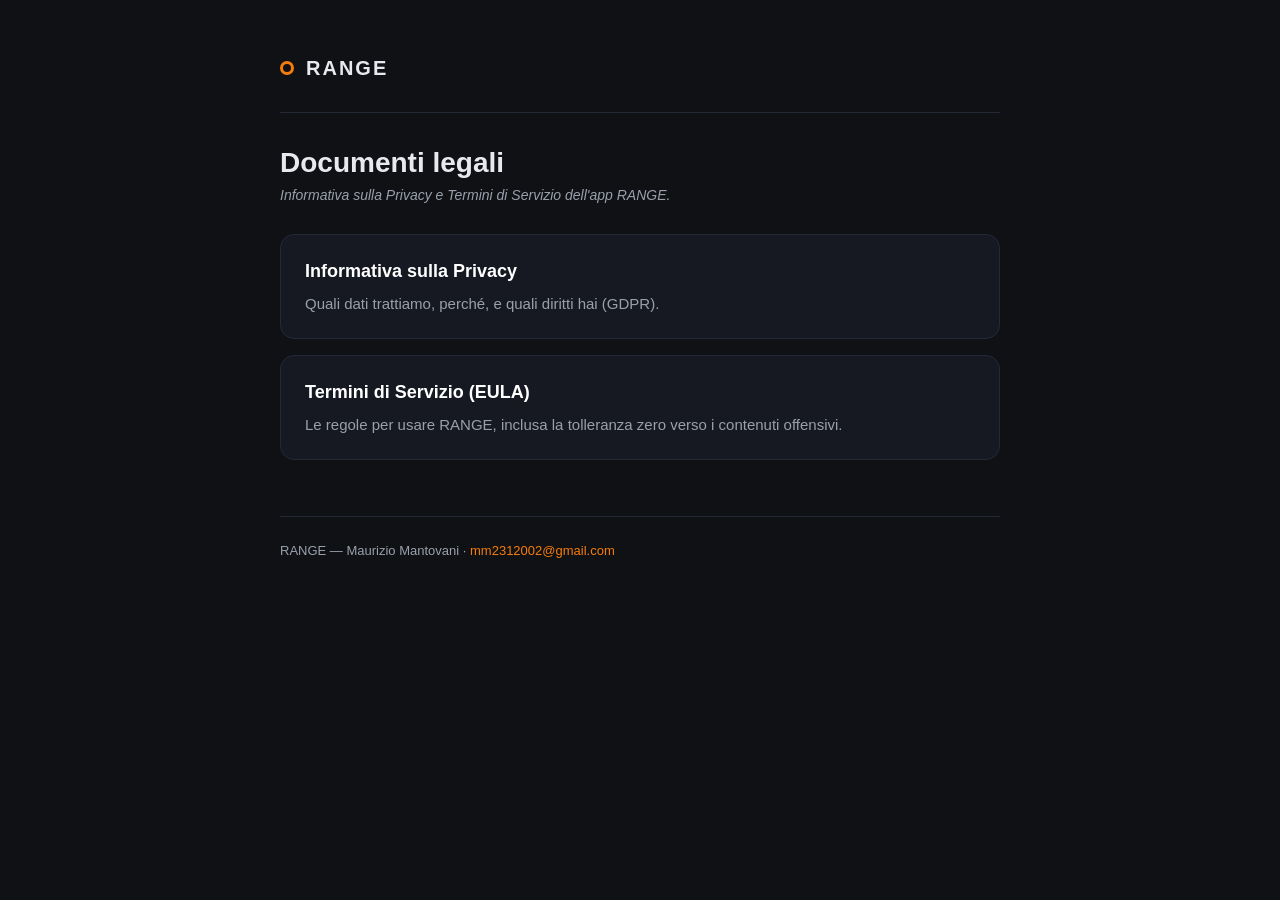
<file: index.html>
<!DOCTYPE html>
<html lang="it">
<head>
  <meta charset="utf-8" />
  <meta name="viewport" content="width=device-width, initial-scale=1" />
  <title>RANGE — Documenti legali</title>
  <link rel="stylesheet" href="style.css" />
</head>
<body>
  <div class="wrap">
    <header class="brand">
      <span class="logo"></span>
      <h1>RANGE</h1>
    </header>

    <h1 class="title">Documenti legali</h1>
    <p class="updated">Informativa sulla Privacy e Termini di Servizio dell'app RANGE.</p>

    <div class="cards">
      <a class="card" href="privacy-policy.html">
        <h3>Informativa sulla Privacy</h3>
        <p>Quali dati trattiamo, perché, e quali diritti hai (GDPR).</p>
      </a>
      <a class="card" href="terms-of-service.html">
        <h3>Termini di Servizio (EULA)</h3>
        <p>Le regole per usare RANGE, inclusa la tolleranza zero verso i contenuti offensivi.</p>
      </a>
    </div>

    <footer>
      RANGE — Maurizio Mantovani · <a href="mailto:mm2312002@gmail.com">mm2312002@gmail.com</a>
    </footer>
  </div>
</body>
</html>
</file>
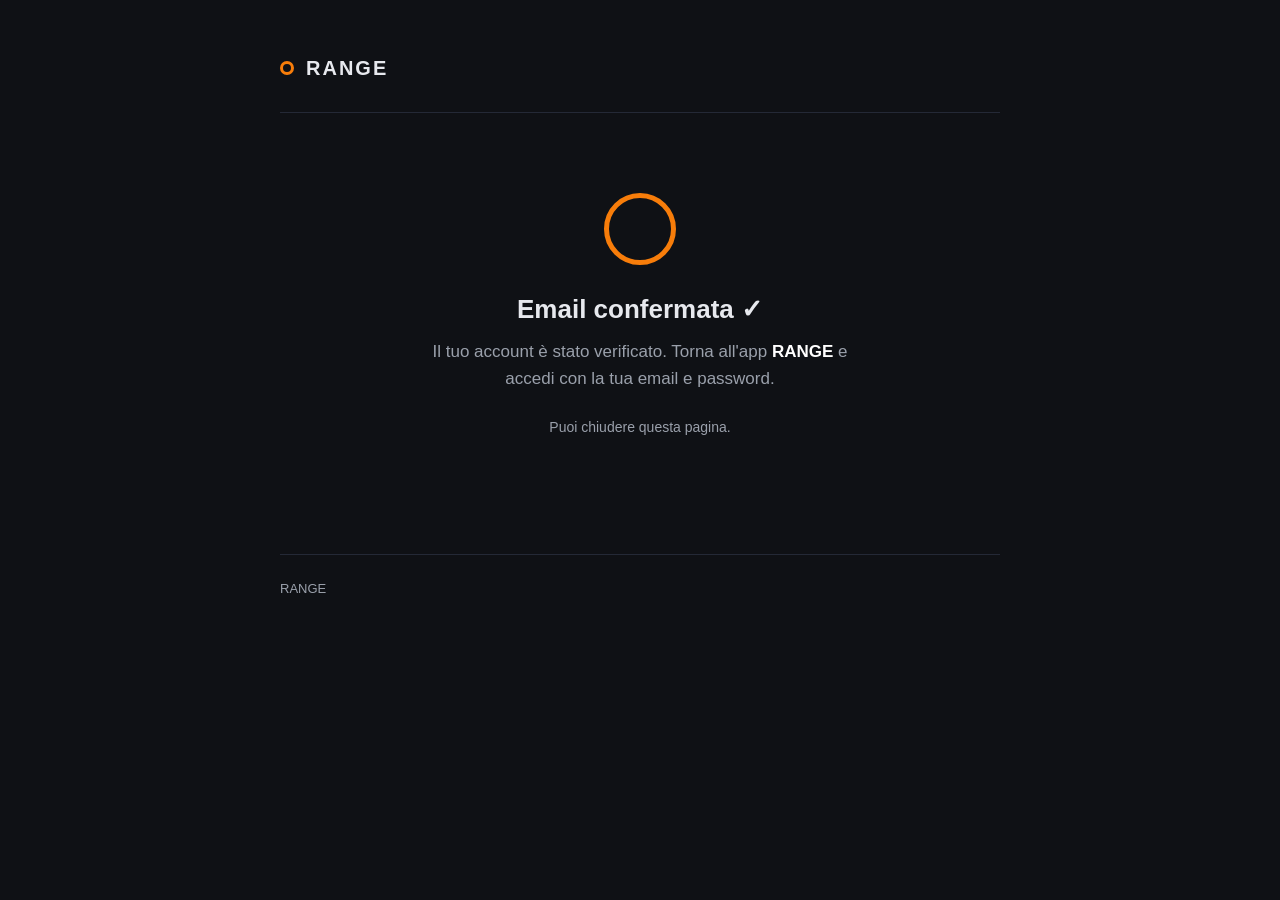
<file: email-confirmed.html>
<!DOCTYPE html>
<html lang="it">
<head>
  <meta charset="utf-8" />
  <meta name="viewport" content="width=device-width, initial-scale=1" />
  <title>RANGE — Email confermata</title>
  <link rel="stylesheet" href="style.css" />
</head>
<body>
  <div class="wrap">
    <header class="brand">
      <span class="logo"></span>
      <h1>RANGE</h1>
    </header>

    <div style="text-align:center; padding:48px 0;">
      <div style="width:72px;height:72px;border-radius:50%;border:5px solid var(--accent);margin:0 auto 28px;"></div>
      <h1 class="title" style="font-size:26px;">Email confermata ✓</h1>
      <p style="color:var(--muted);max-width:420px;margin:12px auto 0;">
        Il tuo account è stato verificato. Torna all'app <strong>RANGE</strong> e accedi
        con la tua email e password.
      </p>
      <p style="color:var(--muted);font-size:14px;margin-top:24px;">
        Puoi chiudere questa pagina.
      </p>
    </div>

    <footer>
      RANGE
    </footer>
  </div>
</body>
</html>
</file>
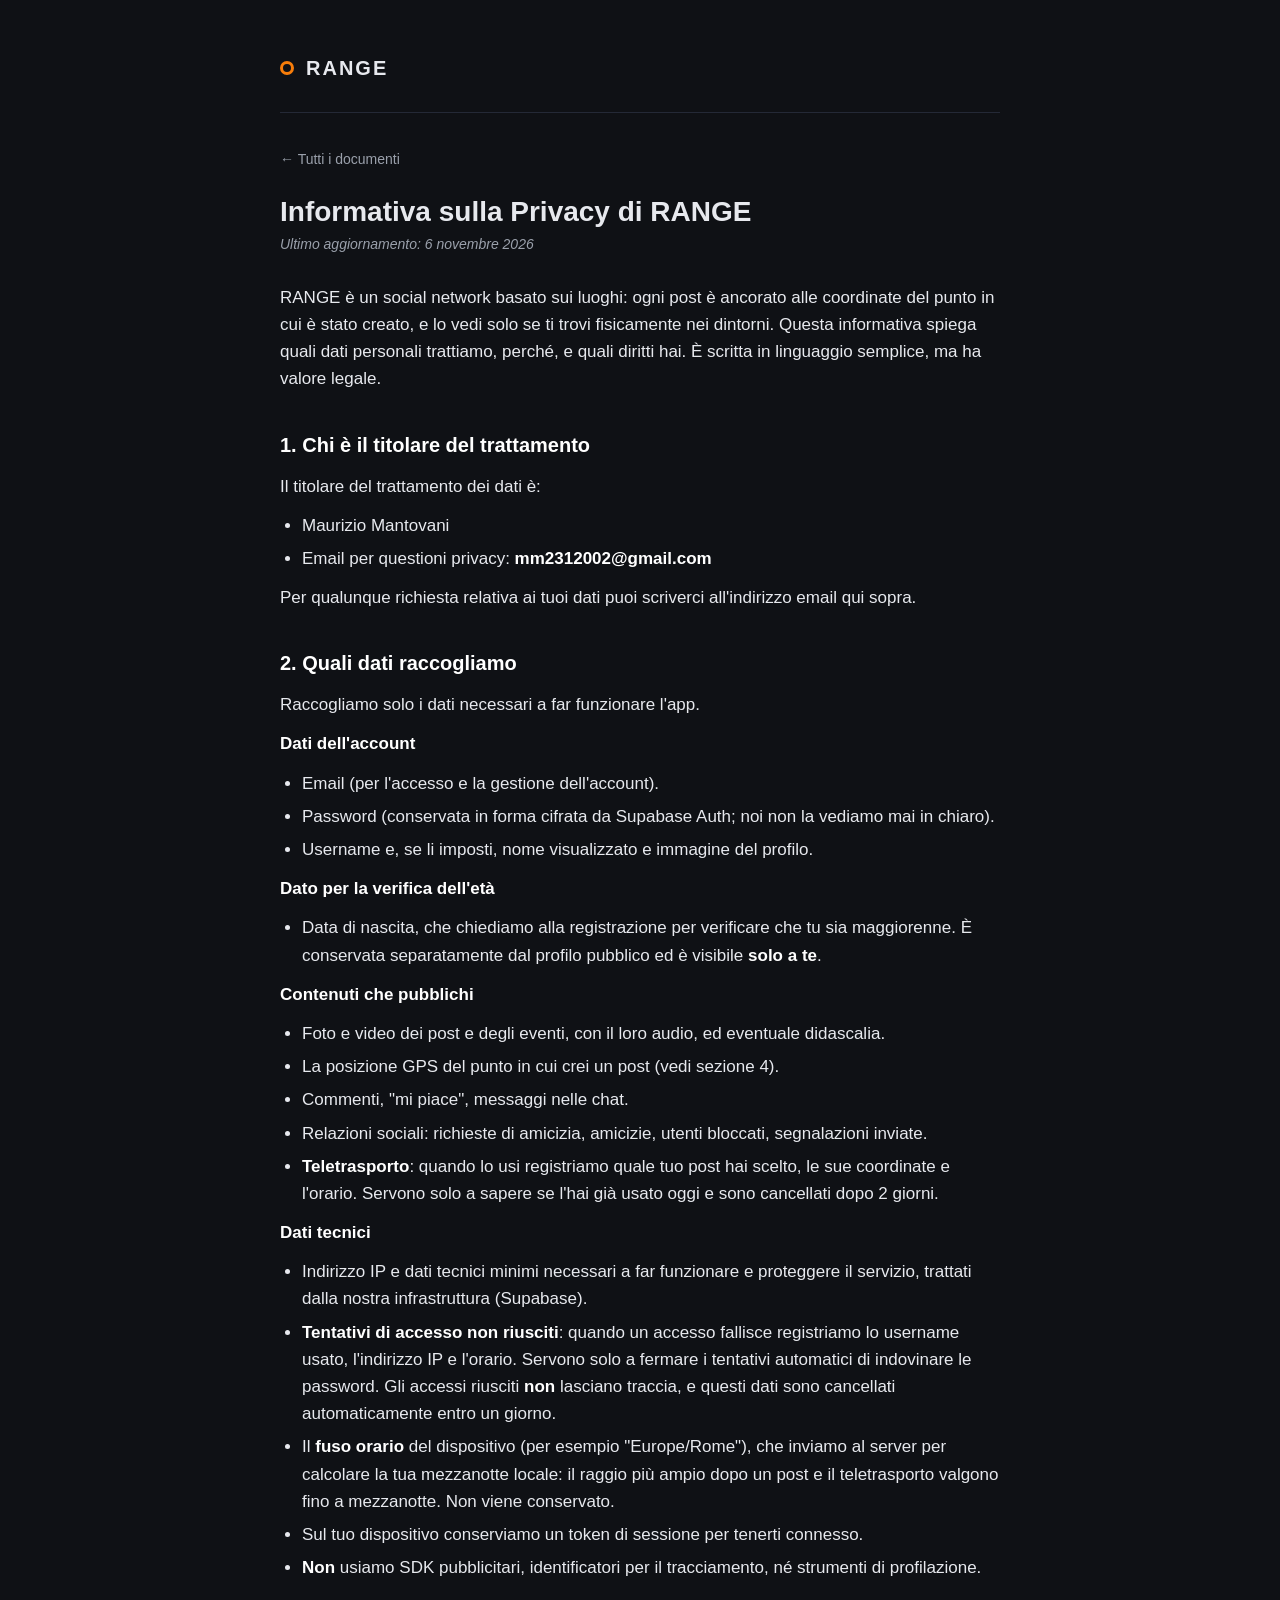
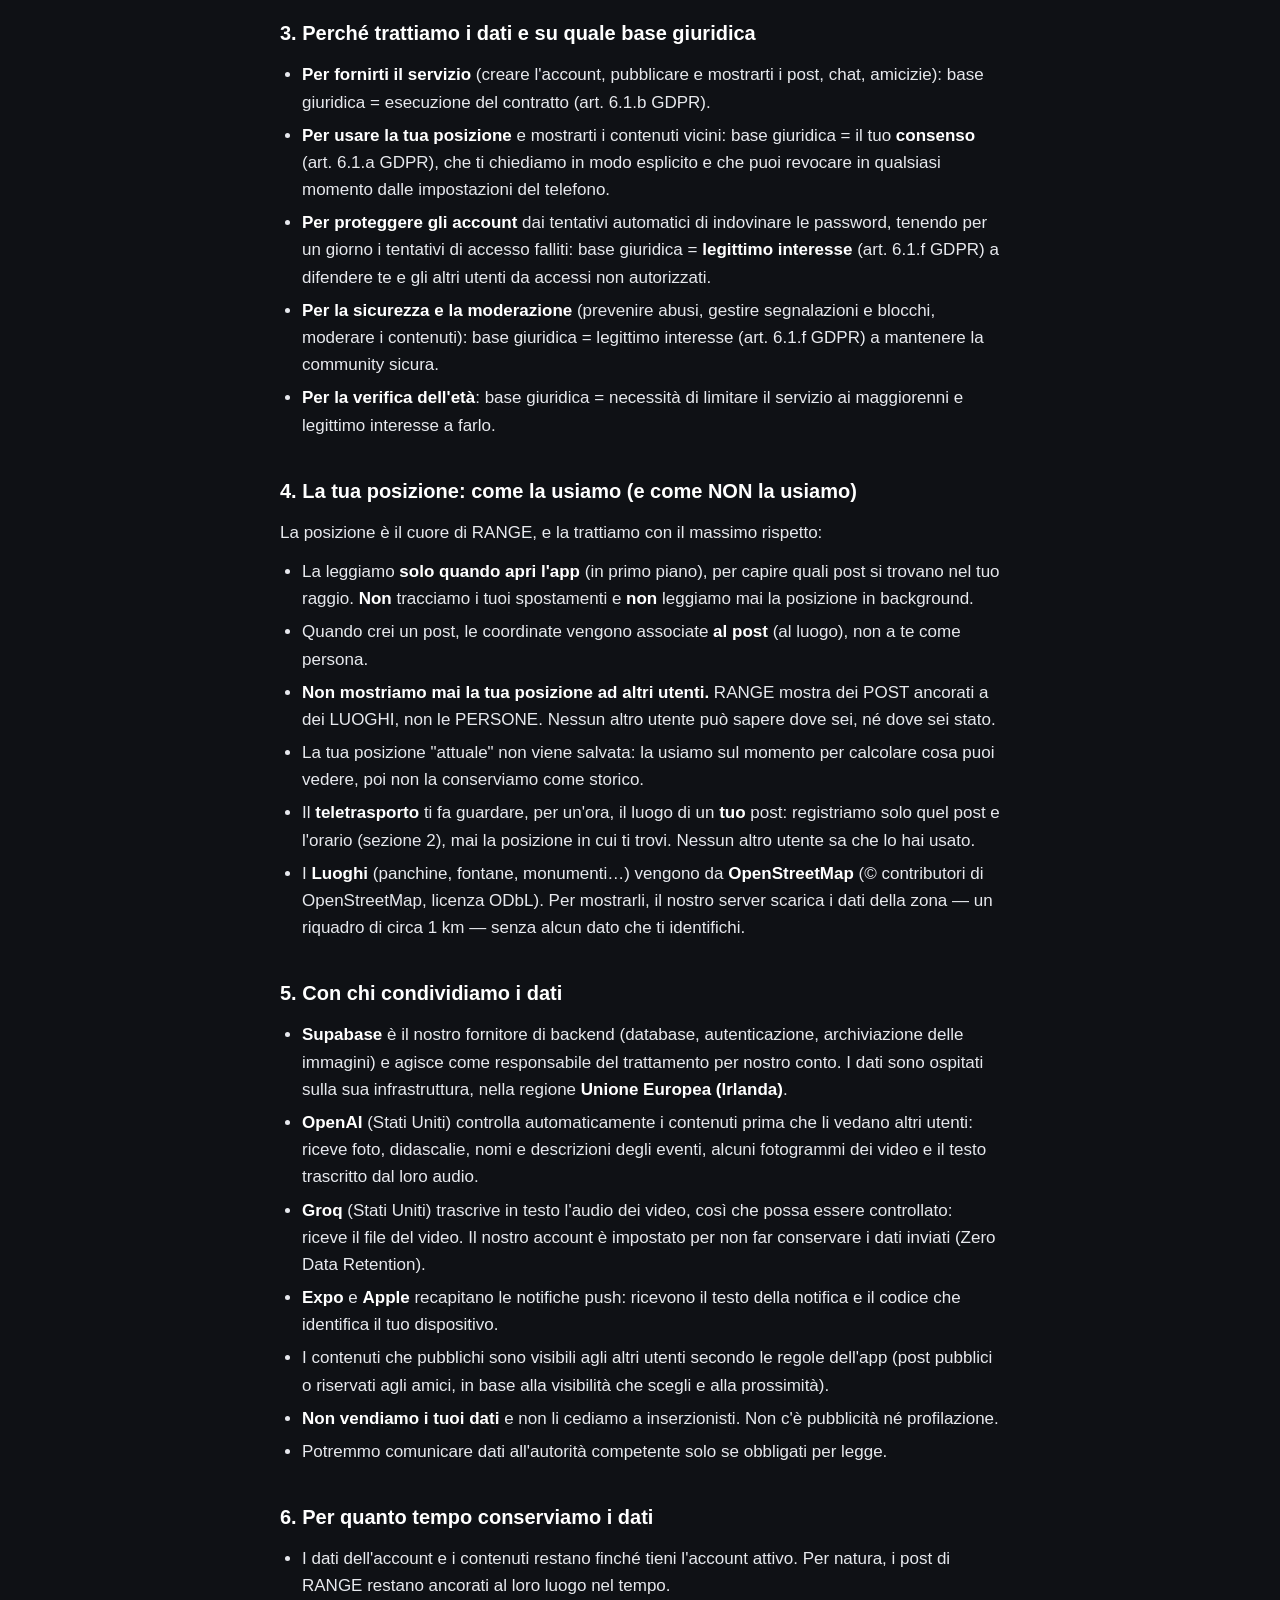
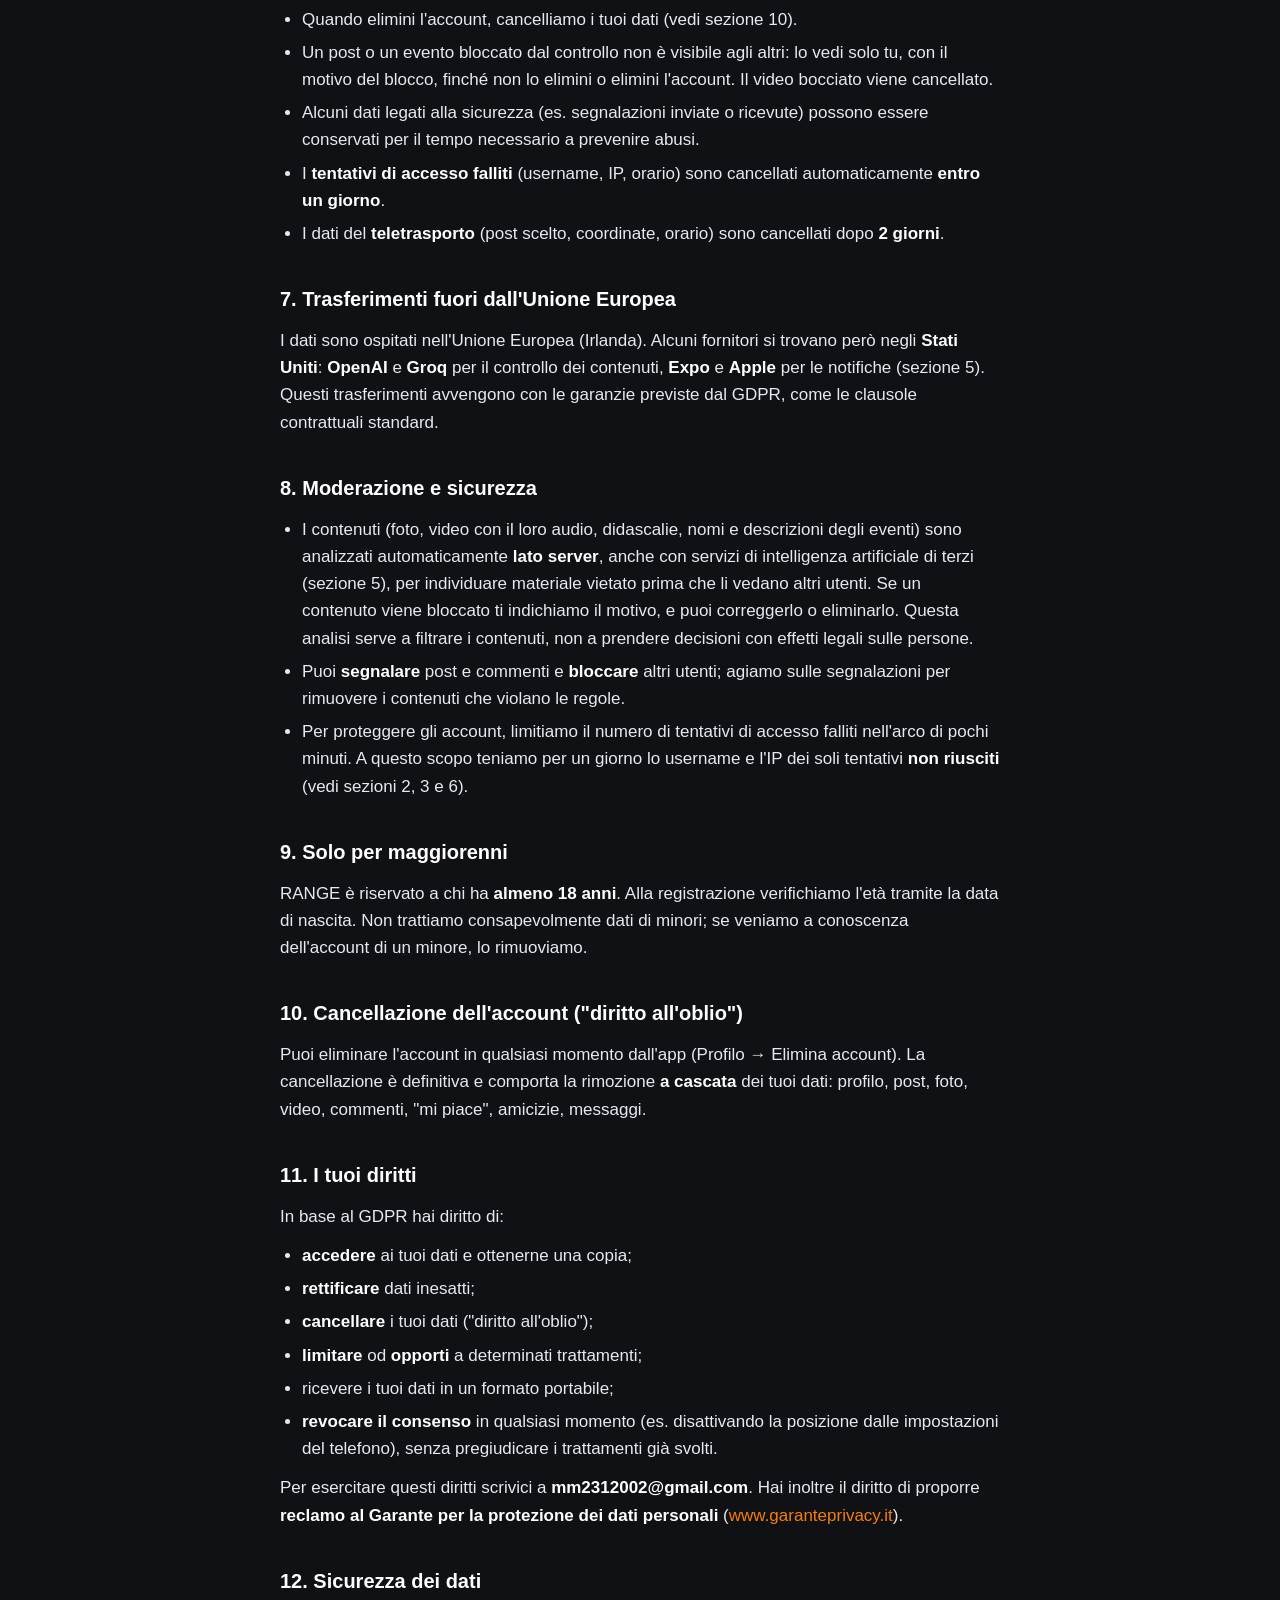
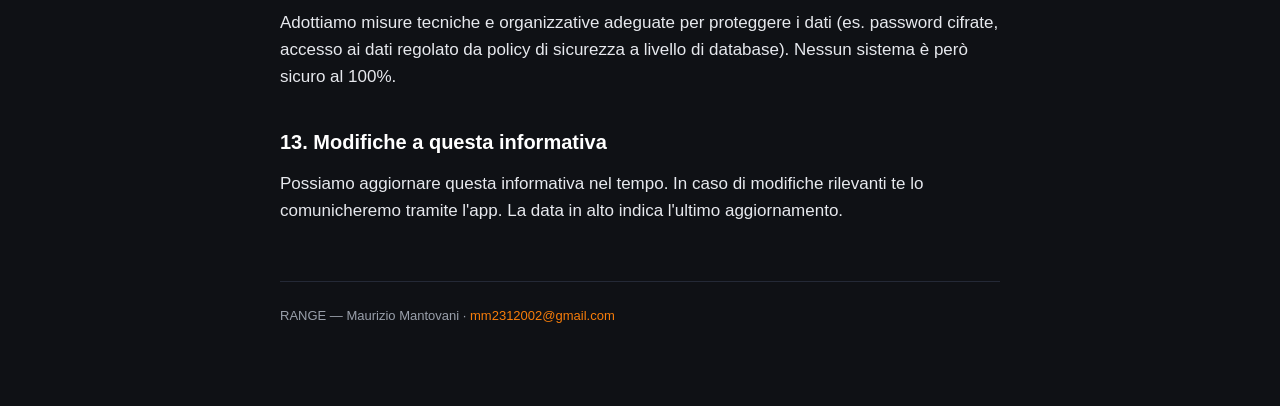
<file: privacy-policy.html>
<!DOCTYPE html>
<html lang="it">
<head>
  <meta charset="utf-8" />
  <meta name="viewport" content="width=device-width, initial-scale=1" />
  <title>RANGE — Informativa sulla Privacy</title>
  <link rel="stylesheet" href="style.css" />
</head>
<body>
  <div class="wrap">
    <header class="brand">
      <span class="logo"></span>
      <h1>RANGE</h1>
    </header>

    <a class="back" href="index.html">← Tutti i documenti</a>

    <h1 class="title">Informativa sulla Privacy di RANGE</h1>
    <p class="updated">Ultimo aggiornamento: 6 novembre 2026</p>

    <p>RANGE è un social network basato sui luoghi: ogni post è ancorato alle coordinate del punto in cui è stato creato, e lo vedi solo se ti trovi fisicamente nei dintorni. Questa informativa spiega quali dati personali trattiamo, perché, e quali diritti hai. È scritta in linguaggio semplice, ma ha valore legale.</p>

    <h2>1. Chi è il titolare del trattamento</h2>
    <p>Il titolare del trattamento dei dati è:</p>
    <ul>
      <li>Maurizio Mantovani</li>
      <li>Email per questioni privacy: <strong>mm2312002@gmail.com</strong></li>
    </ul>
    <p>Per qualunque richiesta relativa ai tuoi dati puoi scriverci all'indirizzo email qui sopra.</p>

    <h2>2. Quali dati raccogliamo</h2>
    <p>Raccogliamo solo i dati necessari a far funzionare l'app.</p>
    <p><strong>Dati dell'account</strong></p>
    <ul>
      <li>Email (per l'accesso e la gestione dell'account).</li>
      <li>Password (conservata in forma cifrata da Supabase Auth; noi non la vediamo mai in chiaro).</li>
      <li>Username e, se li imposti, nome visualizzato e immagine del profilo.</li>
    </ul>
    <p><strong>Dato per la verifica dell'età</strong></p>
    <ul>
      <li>Data di nascita, che chiediamo alla registrazione per verificare che tu sia maggiorenne. È conservata separatamente dal profilo pubblico ed è visibile <strong>solo a te</strong>.</li>
    </ul>
    <p><strong>Contenuti che pubblichi</strong></p>
    <ul>
      <li>Foto e video dei post e degli eventi, con il loro audio, ed eventuale didascalia.</li>
      <li>La posizione GPS del punto in cui crei un post (vedi sezione 4).</li>
      <li>Commenti, "mi piace", messaggi nelle chat.</li>
      <li>Relazioni sociali: richieste di amicizia, amicizie, utenti bloccati, segnalazioni inviate.</li>
      <li><strong>Teletrasporto</strong>: quando lo usi registriamo quale tuo post hai scelto, le sue coordinate e l'orario. Servono solo a sapere se l'hai già usato oggi e sono cancellati dopo 2 giorni.</li>
    </ul>
    <p><strong>Dati tecnici</strong></p>
    <ul>
      <li>Indirizzo IP e dati tecnici minimi necessari a far funzionare e proteggere il servizio, trattati dalla nostra infrastruttura (Supabase).</li>
      <li><strong>Tentativi di accesso non riusciti</strong>: quando un accesso fallisce registriamo lo username usato, l'indirizzo IP e l'orario. Servono solo a fermare i tentativi automatici di indovinare le password. Gli accessi riusciti <strong>non</strong> lasciano traccia, e questi dati sono cancellati automaticamente entro un giorno.</li>
      <li>Il <strong>fuso orario</strong> del dispositivo (per esempio "Europe/Rome"), che inviamo al server per calcolare la tua mezzanotte locale: il raggio più ampio dopo un post e il teletrasporto valgono fino a mezzanotte. Non viene conservato.</li>
      <li>Sul tuo dispositivo conserviamo un token di sessione per tenerti connesso.</li>
      <li><strong>Non</strong> usiamo SDK pubblicitari, identificatori per il tracciamento, né strumenti di profilazione.</li>
    </ul>

    <h2>3. Perché trattiamo i dati e su quale base giuridica</h2>
    <ul>
      <li><strong>Per fornirti il servizio</strong> (creare l'account, pubblicare e mostrarti i post, chat, amicizie): base giuridica = esecuzione del contratto (art. 6.1.b GDPR).</li>
      <li><strong>Per usare la tua posizione</strong> e mostrarti i contenuti vicini: base giuridica = il tuo <strong>consenso</strong> (art. 6.1.a GDPR), che ti chiediamo in modo esplicito e che puoi revocare in qualsiasi momento dalle impostazioni del telefono.</li>
      <li><strong>Per proteggere gli account</strong> dai tentativi automatici di indovinare le password, tenendo per un giorno i tentativi di accesso falliti: base giuridica = <strong>legittimo interesse</strong> (art. 6.1.f GDPR) a difendere te e gli altri utenti da accessi non autorizzati.</li>
      <li><strong>Per la sicurezza e la moderazione</strong> (prevenire abusi, gestire segnalazioni e blocchi, moderare i contenuti): base giuridica = legittimo interesse (art. 6.1.f GDPR) a mantenere la community sicura.</li>
      <li><strong>Per la verifica dell'età</strong>: base giuridica = necessità di limitare il servizio ai maggiorenni e legittimo interesse a farlo.</li>
    </ul>

    <h2>4. La tua posizione: come la usiamo (e come NON la usiamo)</h2>
    <p>La posizione è il cuore di RANGE, e la trattiamo con il massimo rispetto:</p>
    <ul>
      <li>La leggiamo <strong>solo quando apri l'app</strong> (in primo piano), per capire quali post si trovano nel tuo raggio. <strong>Non</strong> tracciamo i tuoi spostamenti e <strong>non</strong> leggiamo mai la posizione in background.</li>
      <li>Quando crei un post, le coordinate vengono associate <strong>al post</strong> (al luogo), non a te come persona.</li>
      <li><strong>Non mostriamo mai la tua posizione ad altri utenti.</strong> RANGE mostra dei POST ancorati a dei LUOGHI, non le PERSONE. Nessun altro utente può sapere dove sei, né dove sei stato.</li>
      <li>La tua posizione "attuale" non viene salvata: la usiamo sul momento per calcolare cosa puoi vedere, poi non la conserviamo come storico.</li>
      <li>Il <strong>teletrasporto</strong> ti fa guardare, per un'ora, il luogo di un <strong>tuo</strong> post: registriamo solo quel post e l'orario (sezione 2), mai la posizione in cui ti trovi. Nessun altro utente sa che lo hai usato.</li>
      <li>I <strong>Luoghi</strong> (panchine, fontane, monumenti…) vengono da <strong>OpenStreetMap</strong> (© contributori di OpenStreetMap, licenza ODbL). Per mostrarli, il nostro server scarica i dati della zona — un riquadro di circa 1 km — senza alcun dato che ti identifichi.</li>
    </ul>

    <h2>5. Con chi condividiamo i dati</h2>
    <ul>
      <li><strong>Supabase</strong> è il nostro fornitore di backend (database, autenticazione, archiviazione delle immagini) e agisce come responsabile del trattamento per nostro conto. I dati sono ospitati sulla sua infrastruttura, nella regione <strong>Unione Europea (Irlanda)</strong>.</li>
      <li><strong>OpenAI</strong> (Stati Uniti) controlla automaticamente i contenuti prima che li vedano altri utenti: riceve foto, didascalie, nomi e descrizioni degli eventi, alcuni fotogrammi dei video e il testo trascritto dal loro audio.</li>
      <li><strong>Groq</strong> (Stati Uniti) trascrive in testo l'audio dei video, così che possa essere controllato: riceve il file del video. Il nostro account è impostato per non far conservare i dati inviati (Zero Data Retention).</li>
      <li><strong>Expo</strong> e <strong>Apple</strong> recapitano le notifiche push: ricevono il testo della notifica e il codice che identifica il tuo dispositivo.</li>
      <li>I contenuti che pubblichi sono visibili agli altri utenti secondo le regole dell'app (post pubblici o riservati agli amici, in base alla visibilità che scegli e alla prossimità).</li>
      <li><strong>Non vendiamo i tuoi dati</strong> e non li cediamo a inserzionisti. Non c'è pubblicità né profilazione.</li>
      <li>Potremmo comunicare dati all'autorità competente solo se obbligati per legge.</li>
    </ul>

    <h2>6. Per quanto tempo conserviamo i dati</h2>
    <ul>
      <li>I dati dell'account e i contenuti restano finché tieni l'account attivo. Per natura, i post di RANGE restano ancorati al loro luogo nel tempo.</li>
      <li>Quando elimini l'account, cancelliamo i tuoi dati (vedi sezione 10).</li>
      <li>Un post o un evento bloccato dal controllo non è visibile agli altri: lo vedi solo tu, con il motivo del blocco, finché non lo elimini o elimini l'account. Il video bocciato viene cancellato.</li>
      <li>Alcuni dati legati alla sicurezza (es. segnalazioni inviate o ricevute) possono essere conservati per il tempo necessario a prevenire abusi.</li>
      <li>I <strong>tentativi di accesso falliti</strong> (username, IP, orario) sono cancellati automaticamente <strong>entro un giorno</strong>.</li>
      <li>I dati del <strong>teletrasporto</strong> (post scelto, coordinate, orario) sono cancellati dopo <strong>2 giorni</strong>.</li>
    </ul>

    <h2>7. Trasferimenti fuori dall'Unione Europea</h2>
    <p>I dati sono ospitati nell'Unione Europea (Irlanda). Alcuni fornitori si trovano però negli <strong>Stati Uniti</strong>: <strong>OpenAI</strong> e <strong>Groq</strong> per il controllo dei contenuti, <strong>Expo</strong> e <strong>Apple</strong> per le notifiche (sezione 5). Questi trasferimenti avvengono con le garanzie previste dal GDPR, come le clausole contrattuali standard.</p>

    <h2>8. Moderazione e sicurezza</h2>
    <ul>
      <li>I contenuti (foto, video con il loro audio, didascalie, nomi e descrizioni degli eventi) sono analizzati automaticamente <strong>lato server</strong>, anche con servizi di intelligenza artificiale di terzi (sezione 5), per individuare materiale vietato prima che li vedano altri utenti. Se un contenuto viene bloccato ti indichiamo il motivo, e puoi correggerlo o eliminarlo. Questa analisi serve a filtrare i contenuti, non a prendere decisioni con effetti legali sulle persone.</li>
      <li>Puoi <strong>segnalare</strong> post e commenti e <strong>bloccare</strong> altri utenti; agiamo sulle segnalazioni per rimuovere i contenuti che violano le regole.</li>
      <li>Per proteggere gli account, limitiamo il numero di tentativi di accesso falliti nell'arco di pochi minuti. A questo scopo teniamo per un giorno lo username e l'IP dei soli tentativi <strong>non riusciti</strong> (vedi sezioni 2, 3 e 6).</li>
    </ul>

    <h2>9. Solo per maggiorenni</h2>
    <p>RANGE è riservato a chi ha <strong>almeno 18 anni</strong>. Alla registrazione verifichiamo l'età tramite la data di nascita. Non trattiamo consapevolmente dati di minori; se veniamo a conoscenza dell'account di un minore, lo rimuoviamo.</p>

    <h2>10. Cancellazione dell'account ("diritto all'oblio")</h2>
    <p>Puoi eliminare l'account in qualsiasi momento dall'app (Profilo → Elimina account). La cancellazione è definitiva e comporta la rimozione <strong>a cascata</strong> dei tuoi dati: profilo, post, foto, video, commenti, "mi piace", amicizie, messaggi.</p>

    <h2>11. I tuoi diritti</h2>
    <p>In base al GDPR hai diritto di:</p>
    <ul>
      <li><strong>accedere</strong> ai tuoi dati e ottenerne una copia;</li>
      <li><strong>rettificare</strong> dati inesatti;</li>
      <li><strong>cancellare</strong> i tuoi dati ("diritto all'oblio");</li>
      <li><strong>limitare</strong> od <strong>opporti</strong> a determinati trattamenti;</li>
      <li>ricevere i tuoi dati in un formato portabile;</li>
      <li><strong>revocare il consenso</strong> in qualsiasi momento (es. disattivando la posizione dalle impostazioni del telefono), senza pregiudicare i trattamenti già svolti.</li>
    </ul>
    <p>Per esercitare questi diritti scrivici a <strong>mm2312002@gmail.com</strong>. Hai inoltre il diritto di proporre <strong>reclamo al Garante per la protezione dei dati personali</strong> (<a href="https://www.garanteprivacy.it">www.garanteprivacy.it</a>).</p>

    <h2>12. Sicurezza dei dati</h2>
    <p>Adottiamo misure tecniche e organizzative adeguate per proteggere i dati (es. password cifrate, accesso ai dati regolato da policy di sicurezza a livello di database). Nessun sistema è però sicuro al 100%.</p>

    <h2>13. Modifiche a questa informativa</h2>
    <p>Possiamo aggiornare questa informativa nel tempo. In caso di modifiche rilevanti te lo comunicheremo tramite l'app. La data in alto indica l'ultimo aggiornamento.</p>

    <footer>
      RANGE — Maurizio Mantovani · <a href="mailto:mm2312002@gmail.com">mm2312002@gmail.com</a>
    </footer>
  </div>
</body>
</html>
</file>
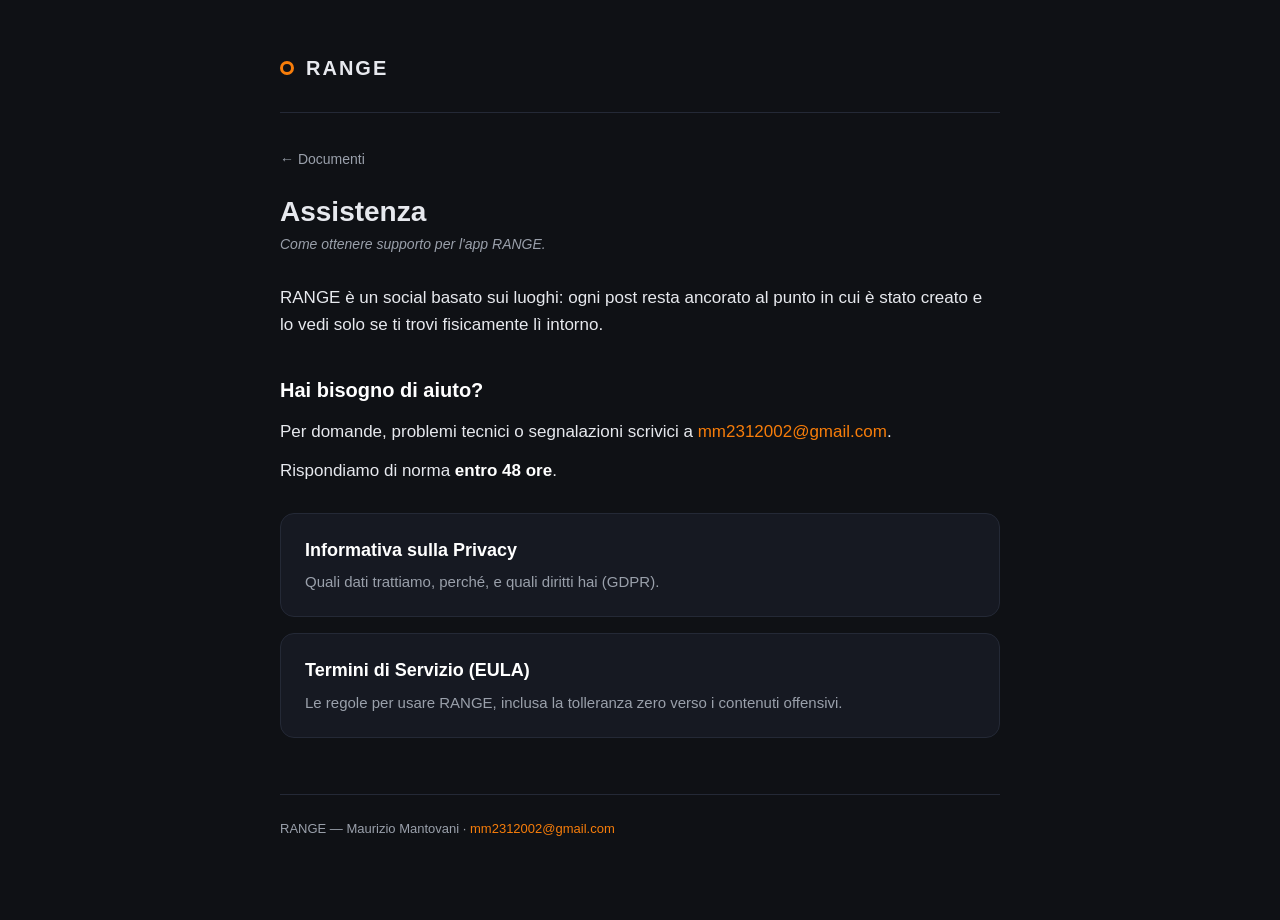
<file: support.html>
<!DOCTYPE html>
<html lang="it">
<head>
  <meta charset="utf-8" />
  <meta name="viewport" content="width=device-width, initial-scale=1" />
  <title>RANGE — Assistenza</title>
  <link rel="stylesheet" href="style.css" />
</head>
<body>
  <div class="wrap">
    <header class="brand">
      <span class="logo"></span>
      <h1>RANGE</h1>
    </header>

    <a class="back" href="index.html">← Documenti</a>

    <h1 class="title">Assistenza</h1>
    <p class="updated">Come ottenere supporto per l'app RANGE.</p>

    <p>RANGE è un social basato sui luoghi: ogni post resta ancorato al punto in cui è stato
       creato e lo vedi solo se ti trovi fisicamente lì intorno.</p>

    <h2>Hai bisogno di aiuto?</h2>
    <p>Per domande, problemi tecnici o segnalazioni scrivici a
       <a href="mailto:mm2312002@gmail.com">mm2312002@gmail.com</a>.</p>
    <p>Rispondiamo di norma <strong>entro 48 ore</strong>.</p>

    <div class="cards">
      <a class="card" href="privacy-policy.html">
        <h3>Informativa sulla Privacy</h3>
        <p>Quali dati trattiamo, perché, e quali diritti hai (GDPR).</p>
      </a>
      <a class="card" href="terms-of-service.html">
        <h3>Termini di Servizio (EULA)</h3>
        <p>Le regole per usare RANGE, inclusa la tolleranza zero verso i contenuti offensivi.</p>
      </a>
    </div>

    <footer>
      RANGE — Maurizio Mantovani · <a href="mailto:mm2312002@gmail.com">mm2312002@gmail.com</a>
    </footer>
  </div>
</body>
</html>
</file>
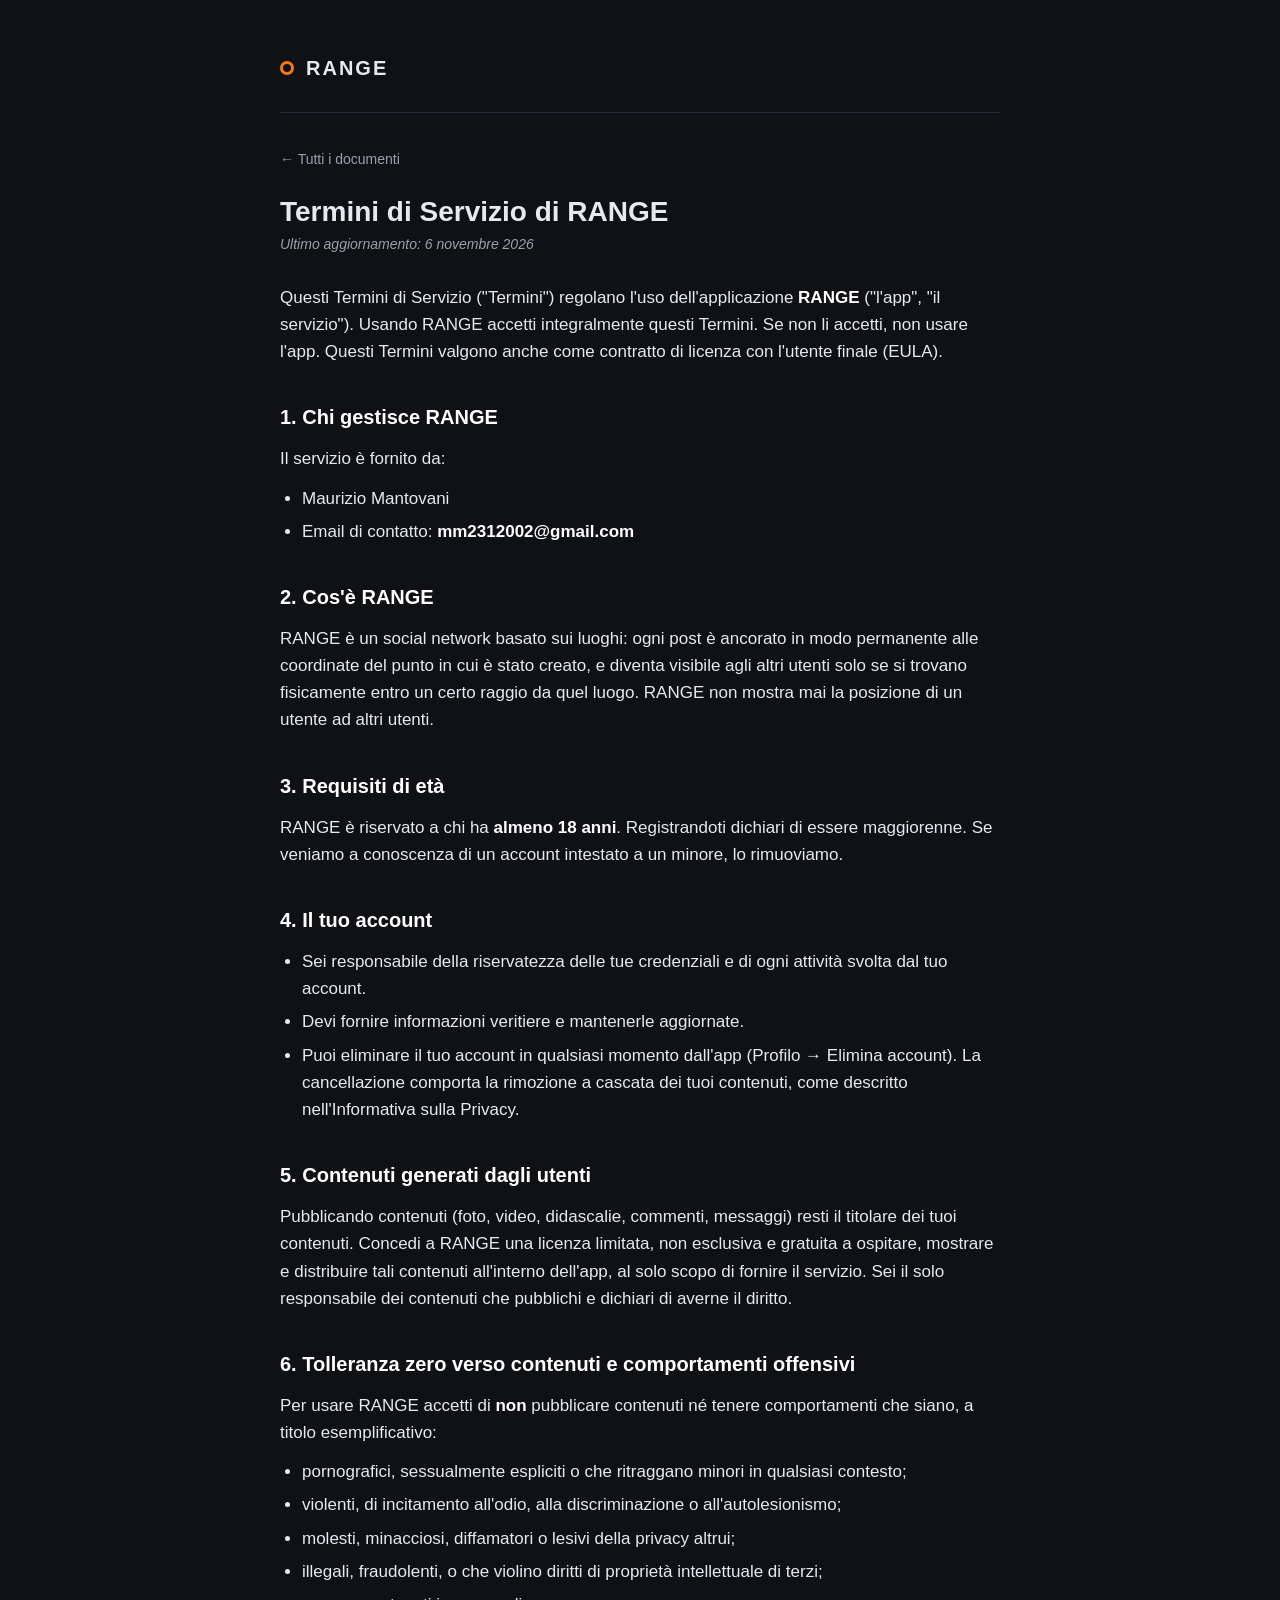
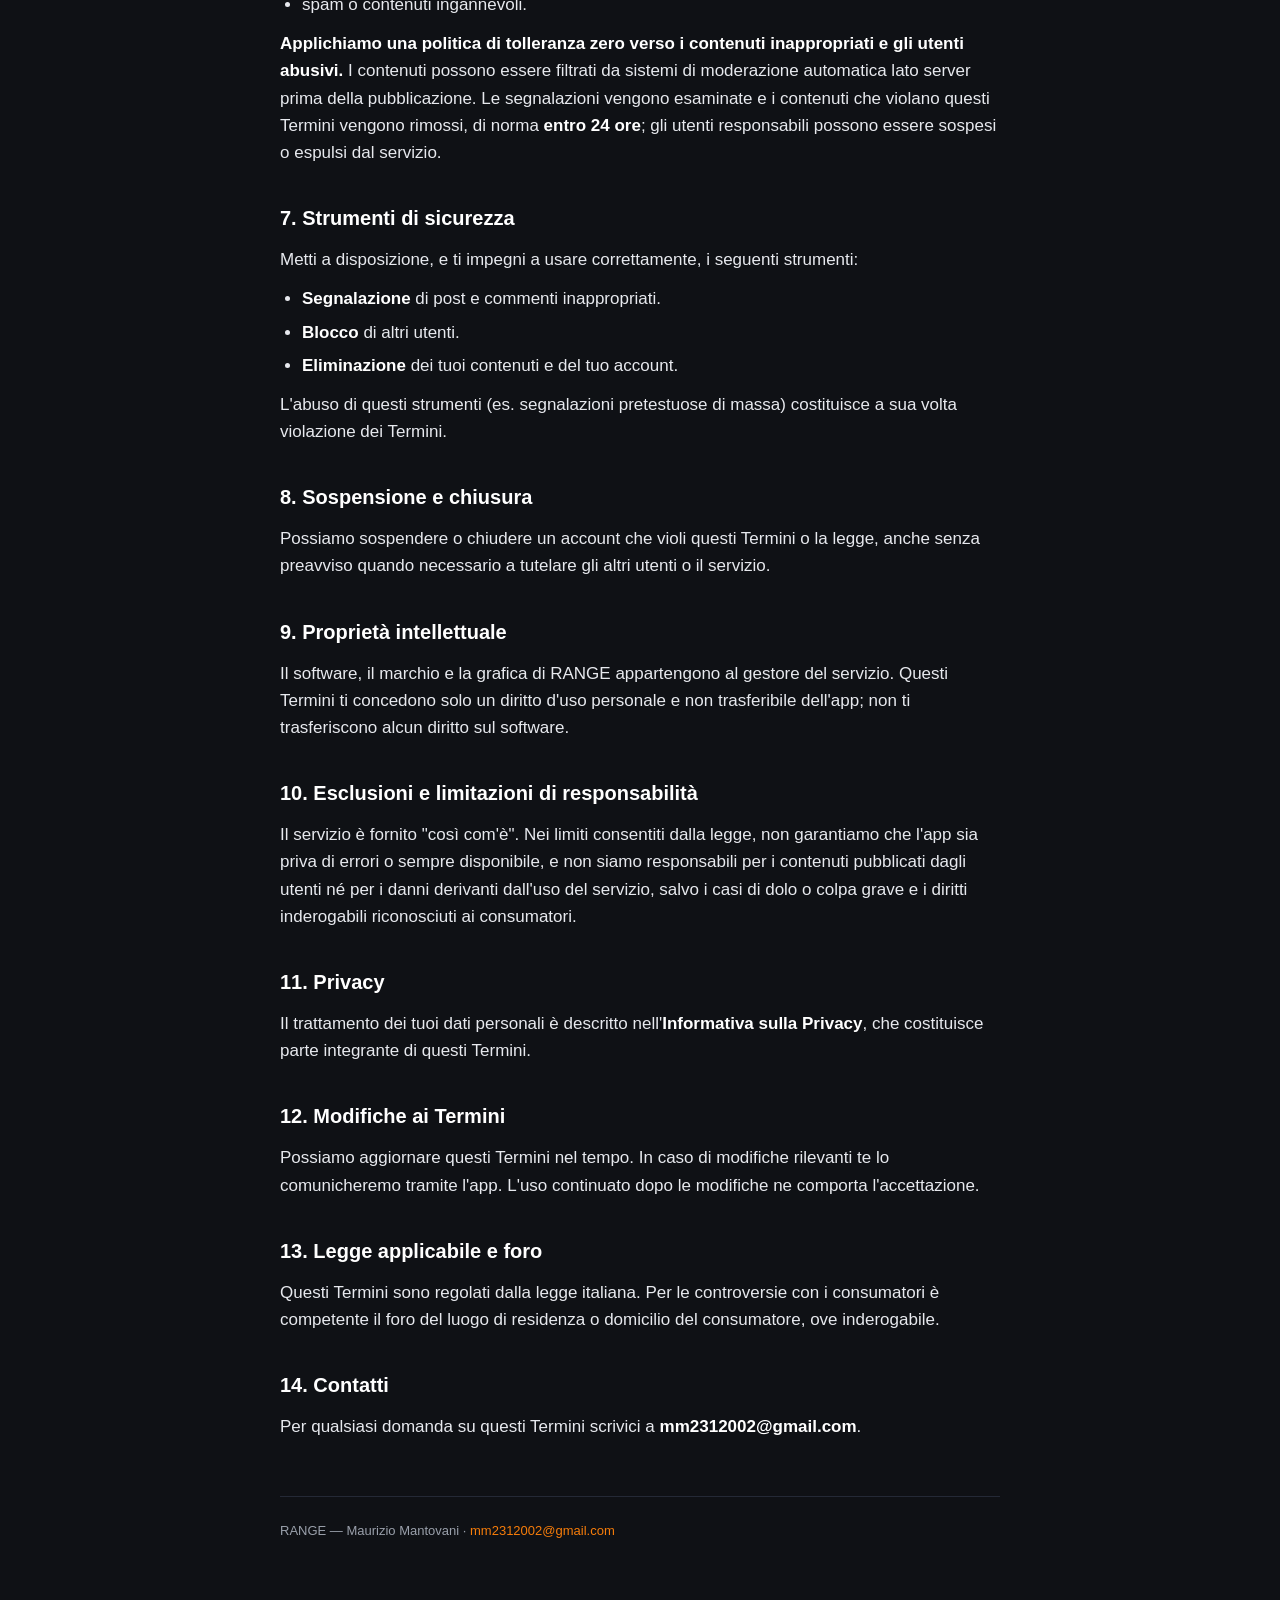
<file: terms-of-service.html>
<!DOCTYPE html>
<html lang="it">
<head>
  <meta charset="utf-8" />
  <meta name="viewport" content="width=device-width, initial-scale=1" />
  <title>RANGE — Termini di Servizio</title>
  <link rel="stylesheet" href="style.css" />
</head>
<body>
  <div class="wrap">
    <header class="brand">
      <span class="logo"></span>
      <h1>RANGE</h1>
    </header>

    <a class="back" href="index.html">← Tutti i documenti</a>

    <h1 class="title">Termini di Servizio di RANGE</h1>
    <p class="updated">Ultimo aggiornamento: 6 novembre 2026</p>

    <p>Questi Termini di Servizio ("Termini") regolano l'uso dell'applicazione <strong>RANGE</strong> ("l'app", "il servizio"). Usando RANGE accetti integralmente questi Termini. Se non li accetti, non usare l'app. Questi Termini valgono anche come contratto di licenza con l'utente finale (EULA).</p>

    <h2>1. Chi gestisce RANGE</h2>
    <p>Il servizio è fornito da:</p>
    <ul>
      <li>Maurizio Mantovani</li>
      <li>Email di contatto: <strong>mm2312002@gmail.com</strong></li>
    </ul>

    <h2>2. Cos'è RANGE</h2>
    <p>RANGE è un social network basato sui luoghi: ogni post è ancorato in modo permanente alle coordinate del punto in cui è stato creato, e diventa visibile agli altri utenti solo se si trovano fisicamente entro un certo raggio da quel luogo. RANGE non mostra mai la posizione di un utente ad altri utenti.</p>

    <h2>3. Requisiti di età</h2>
    <p>RANGE è riservato a chi ha <strong>almeno 18 anni</strong>. Registrandoti dichiari di essere maggiorenne. Se veniamo a conoscenza di un account intestato a un minore, lo rimuoviamo.</p>

    <h2>4. Il tuo account</h2>
    <ul>
      <li>Sei responsabile della riservatezza delle tue credenziali e di ogni attività svolta dal tuo account.</li>
      <li>Devi fornire informazioni veritiere e mantenerle aggiornate.</li>
      <li>Puoi eliminare il tuo account in qualsiasi momento dall'app (Profilo → Elimina account). La cancellazione comporta la rimozione a cascata dei tuoi contenuti, come descritto nell'Informativa sulla Privacy.</li>
    </ul>

    <h2>5. Contenuti generati dagli utenti</h2>
    <p>Pubblicando contenuti (foto, video, didascalie, commenti, messaggi) resti il titolare dei tuoi contenuti. Concedi a RANGE una licenza limitata, non esclusiva e gratuita a ospitare, mostrare e distribuire tali contenuti all'interno dell'app, al solo scopo di fornire il servizio. Sei il solo responsabile dei contenuti che pubblichi e dichiari di averne il diritto.</p>

    <h2>6. Tolleranza zero verso contenuti e comportamenti offensivi</h2>
    <p>Per usare RANGE accetti di <strong>non</strong> pubblicare contenuti né tenere comportamenti che siano, a titolo esemplificativo:</p>
    <ul>
      <li>pornografici, sessualmente espliciti o che ritraggano minori in qualsiasi contesto;</li>
      <li>violenti, di incitamento all'odio, alla discriminazione o all'autolesionismo;</li>
      <li>molesti, minacciosi, diffamatori o lesivi della privacy altrui;</li>
      <li>illegali, fraudolenti, o che violino diritti di proprietà intellettuale di terzi;</li>
      <li>spam o contenuti ingannevoli.</li>
    </ul>
    <p><strong>Applichiamo una politica di tolleranza zero verso i contenuti inappropriati e gli utenti abusivi.</strong> I contenuti possono essere filtrati da sistemi di moderazione automatica lato server prima della pubblicazione. Le segnalazioni vengono esaminate e i contenuti che violano questi Termini vengono rimossi, di norma <strong>entro 24 ore</strong>; gli utenti responsabili possono essere sospesi o espulsi dal servizio.</p>

    <h2>7. Strumenti di sicurezza</h2>
    <p>Metti a disposizione, e ti impegni a usare correttamente, i seguenti strumenti:</p>
    <ul>
      <li><strong>Segnalazione</strong> di post e commenti inappropriati.</li>
      <li><strong>Blocco</strong> di altri utenti.</li>
      <li><strong>Eliminazione</strong> dei tuoi contenuti e del tuo account.</li>
    </ul>
    <p>L'abuso di questi strumenti (es. segnalazioni pretestuose di massa) costituisce a sua volta violazione dei Termini.</p>

    <h2>8. Sospensione e chiusura</h2>
    <p>Possiamo sospendere o chiudere un account che violi questi Termini o la legge, anche senza preavviso quando necessario a tutelare gli altri utenti o il servizio.</p>

    <h2>9. Proprietà intellettuale</h2>
    <p>Il software, il marchio e la grafica di RANGE appartengono al gestore del servizio. Questi Termini ti concedono solo un diritto d'uso personale e non trasferibile dell'app; non ti trasferiscono alcun diritto sul software.</p>

    <h2>10. Esclusioni e limitazioni di responsabilità</h2>
    <p>Il servizio è fornito "così com'è". Nei limiti consentiti dalla legge, non garantiamo che l'app sia priva di errori o sempre disponibile, e non siamo responsabili per i contenuti pubblicati dagli utenti né per i danni derivanti dall'uso del servizio, salvo i casi di dolo o colpa grave e i diritti inderogabili riconosciuti ai consumatori.</p>

    <h2>11. Privacy</h2>
    <p>Il trattamento dei tuoi dati personali è descritto nell'<strong>Informativa sulla Privacy</strong>, che costituisce parte integrante di questi Termini.</p>

    <h2>12. Modifiche ai Termini</h2>
    <p>Possiamo aggiornare questi Termini nel tempo. In caso di modifiche rilevanti te lo comunicheremo tramite l'app. L'uso continuato dopo le modifiche ne comporta l'accettazione.</p>

    <h2>13. Legge applicabile e foro</h2>
    <p>Questi Termini sono regolati dalla legge italiana. Per le controversie con i consumatori è competente il foro del luogo di residenza o domicilio del consumatore, ove inderogabile.</p>

    <h2>14. Contatti</h2>
    <p>Per qualsiasi domanda su questi Termini scrivici a <strong>mm2312002@gmail.com</strong>.</p>

    <footer>
      RANGE — Maurizio Mantovani · <a href="mailto:mm2312002@gmail.com">mm2312002@gmail.com</a>
    </footer>
  </div>
</body>
</html>
</file>
<file: style.css>
:root {
  --bg: #0f1115;
  --card: #161922;
  --text: #e7e9ee;
  --muted: #9aa0ab;
  --accent: #f77d0a;
  --border: #242936;
}

* { box-sizing: border-box; }

html { -webkit-text-size-adjust: 100%; }

body {
  margin: 0;
  background: var(--bg);
  color: var(--text);
  font-family: -apple-system, BlinkMacSystemFont, "Segoe UI", Roboto, Helvetica, Arial, sans-serif;
  line-height: 1.6;
  font-size: 17px;
}

.wrap {
  max-width: 760px;
  margin: 0 auto;
  padding: 32px 20px 80px;
}

header.brand {
  display: flex;
  align-items: center;
  gap: 12px;
  padding: 20px 0 28px;
  border-bottom: 1px solid var(--border);
  margin-bottom: 32px;
}

.logo {
  width: 14px;
  height: 14px;
  border-radius: 50%;
  border: 3px solid var(--accent);
  flex: none;
}

.brand h1 {
  font-size: 20px;
  letter-spacing: 2px;
  margin: 0;
  font-weight: 700;
}

a { color: var(--accent); text-decoration: none; }
a:hover { text-decoration: underline; }

h1.title {
  font-size: 28px;
  margin: 0 0 4px;
  line-height: 1.25;
}

.updated {
  color: var(--muted);
  font-size: 14px;
  font-style: italic;
  margin: 0 0 28px;
}

h2 {
  font-size: 20px;
  margin: 36px 0 10px;
  color: #fff;
}

p { margin: 12px 0; }

ul { margin: 12px 0; padding-left: 22px; }
li { margin: 6px 0; }

strong { color: #fff; }

.back {
  display: inline-block;
  margin-bottom: 24px;
  font-size: 14px;
  color: var(--muted);
}

.cards { display: grid; gap: 16px; margin-top: 28px; }

.card {
  display: block;
  background: var(--card);
  border: 1px solid var(--border);
  border-radius: 14px;
  padding: 22px 24px;
  transition: border-color .15s ease;
}
.card:hover { border-color: var(--accent); text-decoration: none; }
.card h3 { margin: 0 0 6px; font-size: 18px; color: #fff; }
.card p { margin: 0; color: var(--muted); font-size: 15px; }

footer {
  margin-top: 56px;
  padding-top: 24px;
  border-top: 1px solid var(--border);
  color: var(--muted);
  font-size: 13px;
}
</file>
